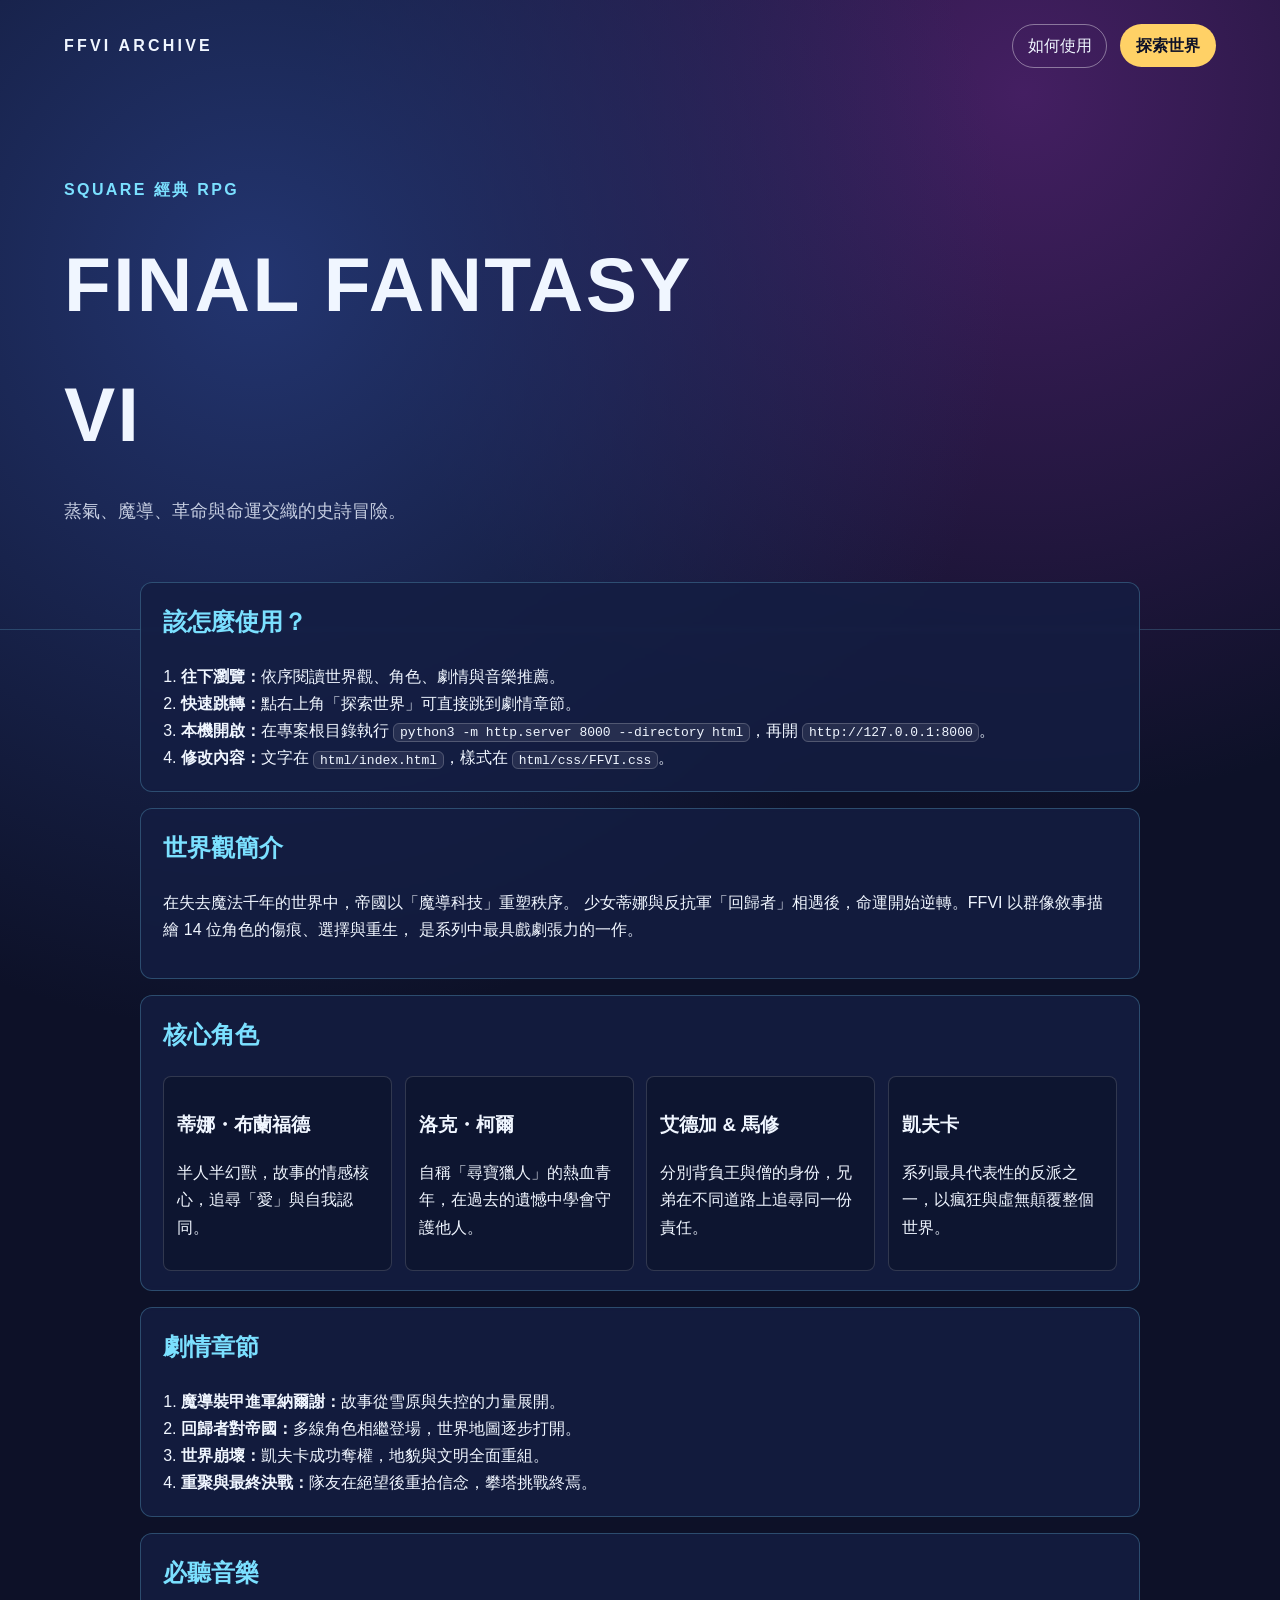
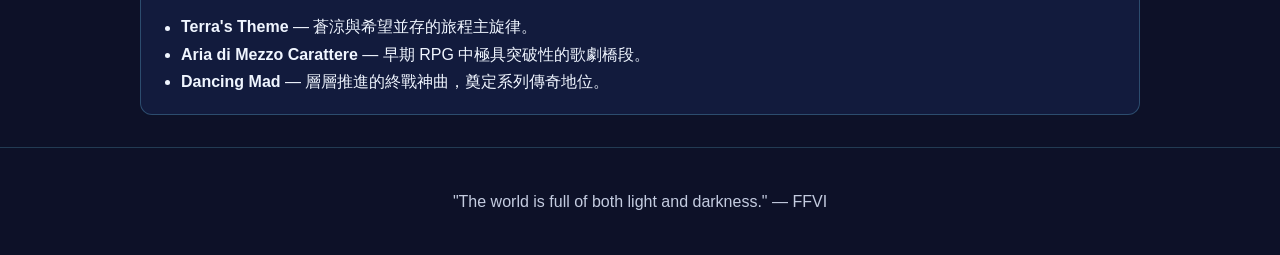
<file: docs/index.html>
<!DOCTYPE html>
<html lang="zh-Hant">
<head>
  <meta charset="UTF-8">
  <meta name="viewport" content="width=device-width, initial-scale=1.0">
  <meta name="description" content="Final Fantasy VI 主題介紹網站，包含角色、劇情章節、音樂亮點與使用方式。">
  <title>Final Fantasy VI | Returners Archive</title>
  <link rel="stylesheet" href="css/html/css/FFVI.css">
</head>
<body>
  <header class="hero">
    <nav class="nav">
      <div class="brand">FFVI ARCHIVE</div>
      <div class="nav-links">
        <a class="link" href="#usage">如何使用</a>
        <a class="cta" href="#timeline">探索世界</a>
      </div>
    </nav>
    <div class="hero-content">
      <p class="kicker">SQUARE 經典 RPG</p>
      <h1>FINAL FANTASY VI</h1>
      <p class="subtitle">蒸氣、魔導、革命與命運交織的史詩冒險。</p>
    </div>
  </header>

  <main>
    <section class="panel" id="usage">
      <h2>該怎麼使用？</h2>
      <ol>
        <li><strong>往下瀏覽：</strong>依序閱讀世界觀、角色、劇情與音樂推薦。</li>
        <li><strong>快速跳轉：</strong>點右上角「探索世界」可直接跳到劇情章節。</li>
        <li><strong>本機開啟：</strong>在專案根目錄執行 <code>python3 -m http.server 8000 --directory html</code>，再開 <code>http://127.0.0.1:8000</code>。</li>
        <li><strong>修改內容：</strong>文字在 <code>html/index.html</code>，樣式在 <code>html/css/FFVI.css</code>。</li>
      </ol>
    </section>

    <section class="panel" id="overview">
      <h2>世界觀簡介</h2>
      <p>
        在失去魔法千年的世界中，帝國以「魔導科技」重塑秩序。
        少女蒂娜與反抗軍「回歸者」相遇後，命運開始逆轉。FFVI 以群像敘事描繪 14 位角色的傷痕、選擇與重生，
        是系列中最具戲劇張力的一作。
      </p>
    </section>

    <section class="panel" id="characters">
      <h2>核心角色</h2>
      <div class="grid">
        <article>
          <h3>蒂娜・布蘭福德</h3>
          <p>半人半幻獸，故事的情感核心，追尋「愛」與自我認同。</p>
        </article>
        <article>
          <h3>洛克・柯爾</h3>
          <p>自稱「尋寶獵人」的熱血青年，在過去的遺憾中學會守護他人。</p>
        </article>
        <article>
          <h3>艾德加 & 馬修</h3>
          <p>分別背負王與僧的身份，兄弟在不同道路上追尋同一份責任。</p>
        </article>
        <article>
          <h3>凱夫卡</h3>
          <p>系列最具代表性的反派之一，以瘋狂與虛無顛覆整個世界。</p>
        </article>
      </div>
    </section>

    <section class="panel" id="timeline">
      <h2>劇情章節</h2>
      <ol>
        <li><strong>魔導裝甲進軍納爾謝：</strong>故事從雪原與失控的力量展開。</li>
        <li><strong>回歸者對帝國：</strong>多線角色相繼登場，世界地圖逐步打開。</li>
        <li><strong>世界崩壞：</strong>凱夫卡成功奪權，地貌與文明全面重組。</li>
        <li><strong>重聚與最終決戰：</strong>隊友在絕望後重拾信念，攀塔挑戰終焉。</li>
      </ol>
    </section>

    <section class="panel" id="music">
      <h2>必聽音樂</h2>
      <ul>
        <li><strong>Terra's Theme</strong> — 蒼涼與希望並存的旅程主旋律。</li>
        <li><strong>Aria di Mezzo Carattere</strong> — 早期 RPG 中極具突破性的歌劇橋段。</li>
        <li><strong>Dancing Mad</strong> — 層層推進的終戰神曲，奠定系列傳奇地位。</li>
      </ul>
    </section>
  </main>

  <footer>
    <p>"The world is full of both light and darkness." — FFVI</p>
  </footer>
</body>
</html>
</file>
<file: docs/css/html/css/FFVI.css>
:root {
  --bg: #0d1128;
  --panel: rgba(20, 30, 66, 0.82);
  --line: #7be0ff;
  --text: #f0f6ff;
  --muted: #c4cce0;
  --accent: #ffd166;
}

* {
  box-sizing: border-box;
}

body {
  margin: 0;
  font-family: "Noto Sans TC", "Segoe UI", sans-serif;
  background:
    radial-gradient(circle at 20% 15%, #233570 0%, transparent 40%),
    radial-gradient(circle at 80% 5%, #441f62 0%, transparent 35%),
    var(--bg);
  color: var(--text);
  line-height: 1.7;
}

.hero {
  min-height: 70vh;
  border-bottom: 1px solid rgba(123, 224, 255, 0.2);
  padding: 1.5rem 5vw 4rem;
}

.nav {
  display: flex;
  justify-content: space-between;
  align-items: center;
}

.brand {
  letter-spacing: 0.2em;
  font-weight: 700;
}


.nav-links {
  display: flex;
  align-items: center;
  gap: 0.8rem;
}

.link {
  color: var(--text);
  text-decoration: none;
  border: 1px solid rgba(255, 255, 255, 0.4);
  padding: 0.45rem 0.9rem;
  border-radius: 999px;
}

code {
  background: rgba(255, 255, 255, 0.08);
  border: 1px solid rgba(255, 255, 255, 0.2);
  border-radius: 6px;
  padding: 0.05rem 0.35rem;
}

.cta {
  color: var(--bg);
  background: var(--accent);
  text-decoration: none;
  padding: 0.5rem 1rem;
  border-radius: 999px;
  font-weight: 700;
}

.hero-content {
  max-width: 720px;
  margin-top: 12vh;
}

.kicker {
  color: var(--line);
  font-weight: 700;
  letter-spacing: 0.15em;
}

h1 {
  margin: 0.2rem 0 0.5rem;
  font-size: clamp(2.1rem, 7vw, 4.8rem);
  letter-spacing: 0.03em;
}

.subtitle {
  color: var(--muted);
  font-size: 1.1rem;
}

main {
  width: min(1000px, 92vw);
  margin: -3rem auto 2rem;
  display: grid;
  gap: 1rem;
}

.panel {
  border: 1px solid rgba(123, 224, 255, 0.25);
  border-radius: 12px;
  padding: 1.2rem 1.4rem;
  background: var(--panel);
  backdrop-filter: blur(2px);
}

.panel h2 {
  margin-top: 0;
  color: var(--line);
}

.grid {
  display: grid;
  grid-template-columns: repeat(auto-fit, minmax(220px, 1fr));
  gap: 0.8rem;
}

article {
  border: 1px solid rgba(255, 255, 255, 0.15);
  border-radius: 8px;
  padding: 0.8rem;
  background: rgba(0, 0, 0, 0.2);
}

ol,
ul {
  margin: 0;
  padding-left: 1.1rem;
}

footer {
  text-align: center;
  color: var(--muted);
  padding: 1.5rem;
  border-top: 1px solid rgba(123, 224, 255, 0.2);
}
</file>
